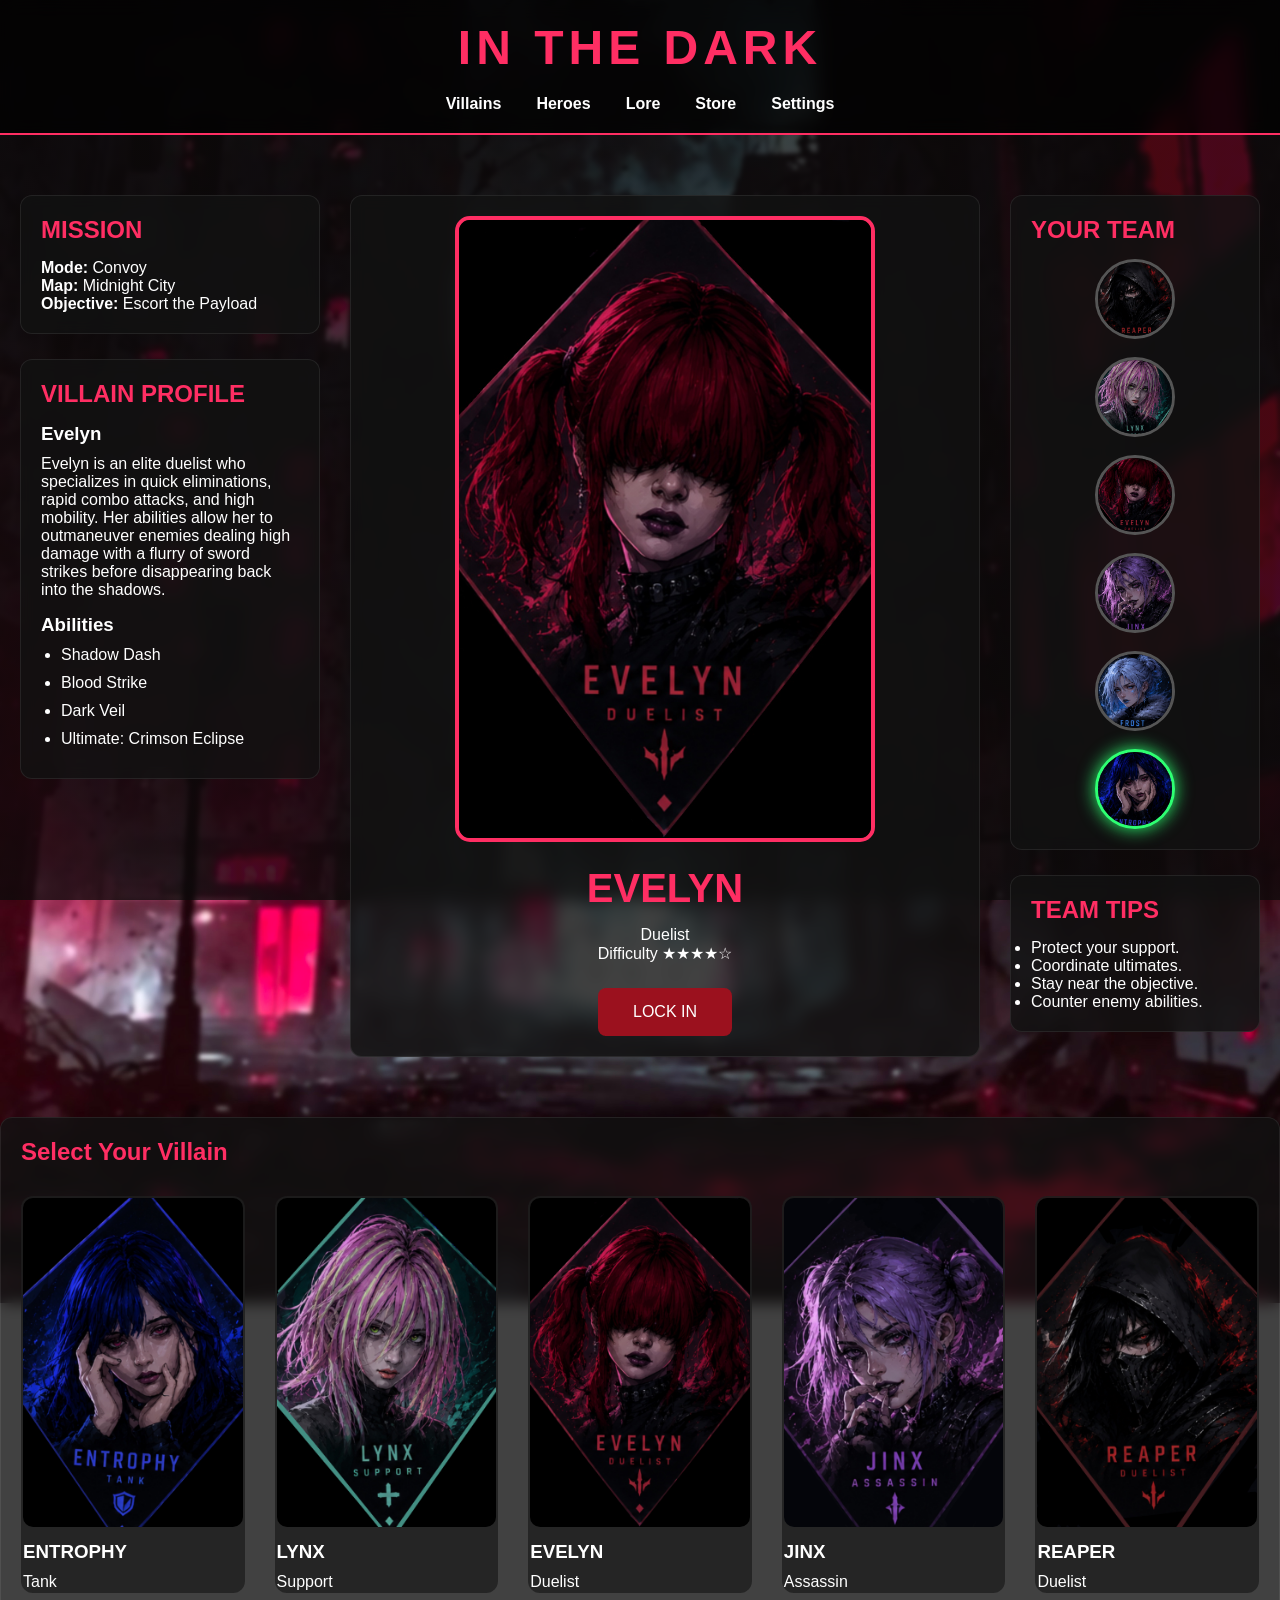
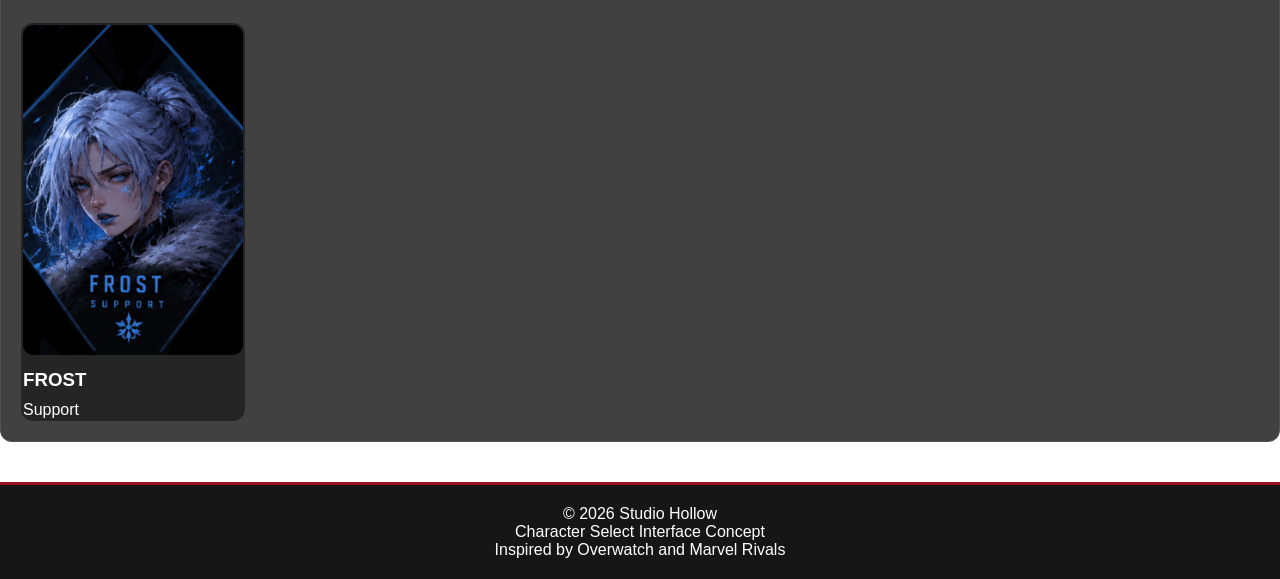
<file: index.html>
<!DOCTYPE html>
<html lang="en">

<head>
    <meta charset="UTF-8">
    <meta name="viewport" content="width=device-width, initial-scale=1.0">
    <title>In The Dark | Villain Select</title>

    <link rel="stylesheet" href="style.css">
</head>

<body>

    <!-- ================= HEADER ================= -->

    <header>

        <h1>IN THE DARK</h1>

        <nav>
            <ul>
                <li><a href="#">Villains</a></li>
                <li><a href="#">Heroes</a></li>
                <li><a href="#">Lore</a></li>
                <li><a href="#">Store</a></li>
                <li><a href="#">Settings</a></li>
            </ul>
        </nav>

    </header>

    <!-- ================= MAIN GAME UI ================= -->

    <main class="game-ui">

        <!-- LEFT PANEL -->

        <aside class="left-panel">

            <section class="match-info">

                <h2>MISSION</h2>

                <p><strong>Mode:</strong> Convoy</p>

                <p><strong>Map:</strong> Midnight City</p>

                <p><strong>Objective:</strong> Escort the Payload</p>

            </section>

            <section class="overview">

                <h2>VILLAIN PROFILE</h2>

                <h3>Evelyn</h3>

                <p>
                    Evelyn is an elite duelist who specializes in quick eliminations,
                    rapid combo attacks, and high mobility. Her abilities allow her to outmaneuver
                    enemies dealing high damage with a flurry of sword strikes before disappearing back into the shadows.
                </p>

                <h3>Abilities</h3>

                <ul>
                    <li>Shadow Dash</li>
                    <li>Blood Strike</li>
                    <li>Dark Veil</li>
                    <li>Ultimate: Crimson Eclipse</li>
                </ul>

            </section>

        </aside>

        <!-- CENTER PANEL -->

        <section class="selected-character">

            <img src="images/evelyn.jpeg" alt="Evelyn">

            <h2>EVELYN</h2>

            <p>Duelist</p>

            <p>Difficulty ★★★★☆</p>

            <button>LOCK IN</button>

        </section>

        <!-- RIGHT PANEL -->

        <aside class="right-panel">

            <section class="team">

                <h2>YOUR TEAM</h2>

                <div class="team-icons">

    <div class="player-slot">
        <img src="images/reaper.jpeg" alt="Entrophy">
    </div>

    <div class="player-slot">
        <img src="images/lynx.jpeg" alt="Lynx">
    </div>

    <div class="player-slot">
        <img src="images/evelyn.jpeg" alt="Evelyn">
    </div>

    <div class="player-slot">
        <img src="images/jinx.jpeg" alt="Jinx">
    </div>

    <div class="player-slot">
        <img src="images/frost.jpeg" alt="Frost">
    </div>

    <div class="player-slot locked">
    <img src="images/entrophy.jpeg" alt="Entrophy">

    <div class="player">

    <div class="player-slot">
        <img src="images/entrophy.jpeg" alt="Entrophy">
    </div>

    <span>ShadowX</span>

</div>



            </section>

            <section class="tips">

                <h2>TEAM TIPS</h2>

                <ul>
                    <li>Protect your support.</li>
                    <li>Coordinate ultimates.</li>
                    <li>Stay near the objective.</li>
                    <li>Counter enemy abilities.</li>
                </ul>

            </section>

        </aside>

    </main>

    <!-- ================= CHARACTER ROSTER ================= -->

  <section class="character-selection">

    <h2>Select Your Villain</h2>

    <div class="character-grid">

        <div class="card">
            <img src="images/entrophy.jpeg" alt="Entrophy">
            <h3>ENTROPHY</h3>
            <p>Tank</p>
        </div>

        <div class="card">
            <img src="images/lynx.jpeg" alt="Lynx">
            <h3>LYNX</h3>
            <p>Support</p>
        </div>

        <div class="card">
            <img src="images/evelyn.jpeg" alt="Evelyn">
            <h3>EVELYN</h3>
            <p>Duelist</p>
        </div>

        <div class="card">
            <img src="images/jinx.jpeg" alt="Jinx">
            <h3>JINX</h3>
            <p>Assassin</p>
        </div>

        <div class="card">
            <img src="images/reaper.jpeg" alt="Reaper">
            <h3>REAPER</h3>
            <p>Duelist</p>
        </div>

        <div class="card">
            <img src="images/frost.jpeg" alt="Frost">
            <h3>FROST</h3>
            <p>Support</p>
        </div>

    </div>

</section>

    <!-- ================= FOOTER ================= -->

    <footer>

        <p>© 2026 Studio Hollow</p>

        <p>Character Select Interface Concept</p>

        <p>Inspired by Overwatch and Marvel Rivals</p>

    </footer>

</body>

</html>
</file>
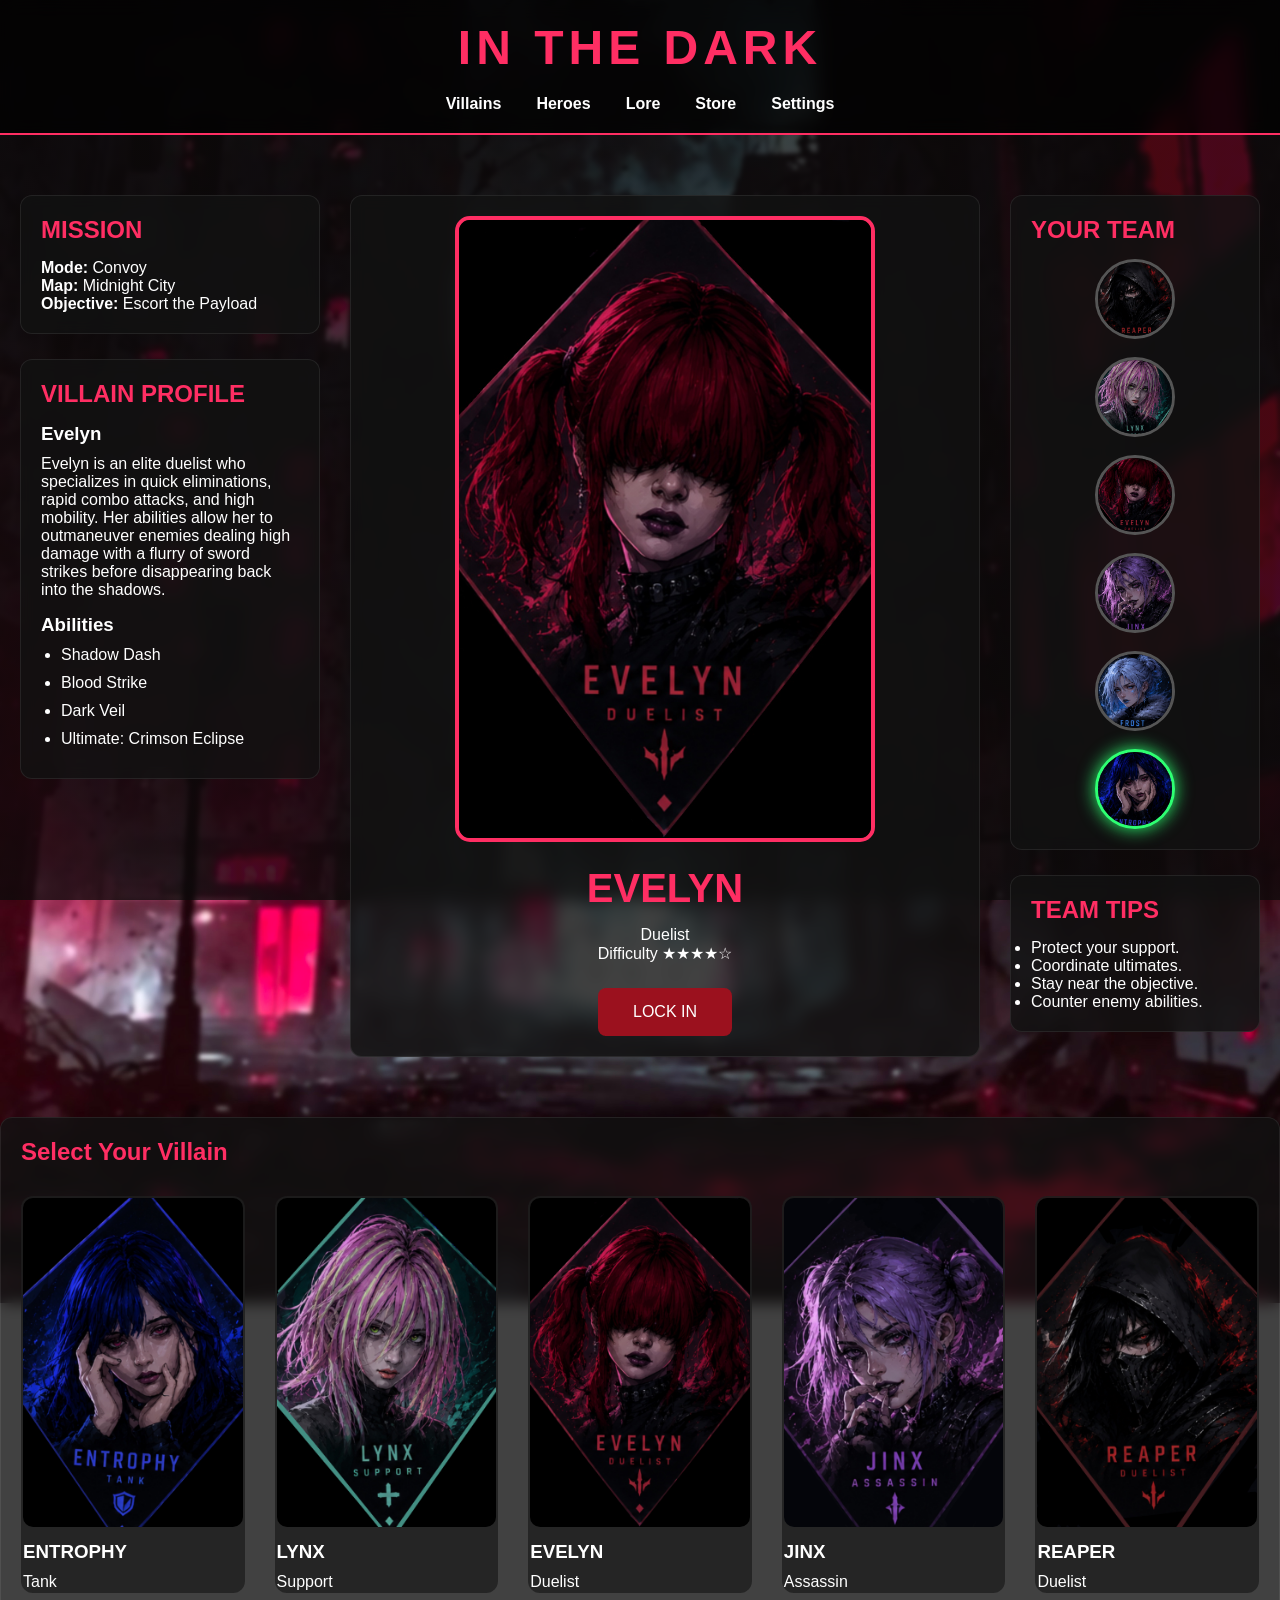
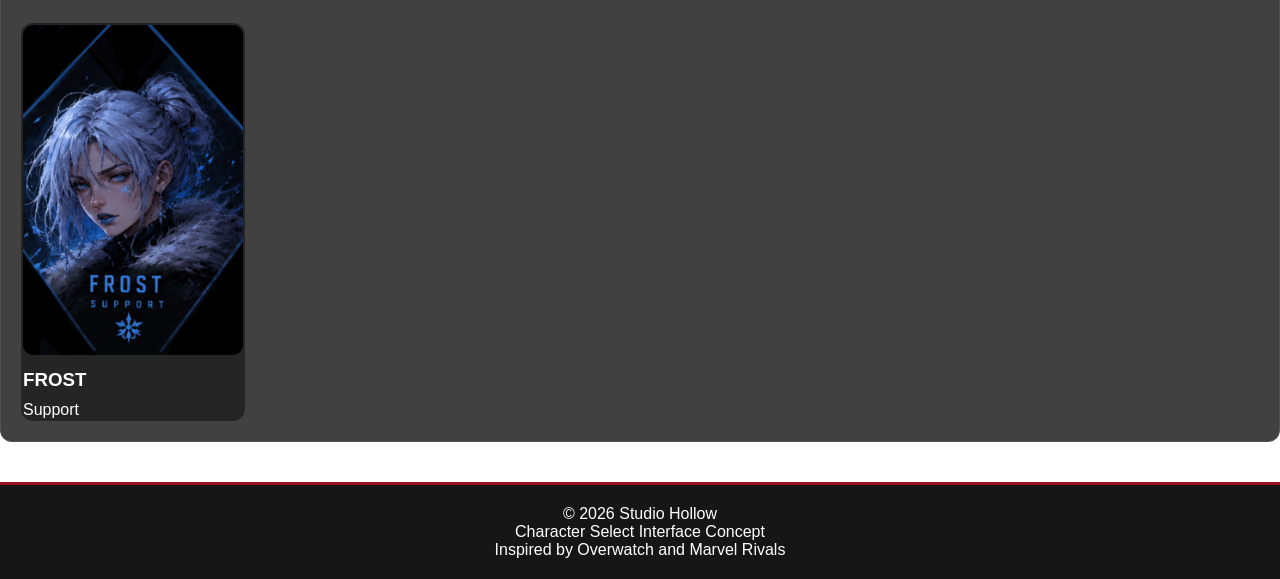
<file: in the dark/index.html>
<!DOCTYPE html>
<html lang="en">

<head>
    <meta charset="UTF-8">
    <meta name="viewport" content="width=device-width, initial-scale=1.0">
    <title>In The Dark | Villain Select</title>

    <link rel="stylesheet" href="style.css">
</head>

<body>

    <!-- ================= HEADER ================= -->

    <header>

        <h1>IN THE DARK</h1>

        <nav>
            <ul>
                <li><a href="#">Villains</a></li>
                <li><a href="#">Heroes</a></li>
                <li><a href="#">Lore</a></li>
                <li><a href="#">Store</a></li>
                <li><a href="#">Settings</a></li>
            </ul>
        </nav>

    </header>

    <!-- ================= MAIN GAME UI ================= -->

    <main class="game-ui">

        <!-- LEFT PANEL -->

        <aside class="left-panel">

            <section class="match-info">

                <h2>MISSION</h2>

                <p><strong>Mode:</strong> Convoy</p>

                <p><strong>Map:</strong> Midnight City</p>

                <p><strong>Objective:</strong> Escort the Payload</p>

            </section>

            <section class="overview">

                <h2>VILLAIN PROFILE</h2>

                <h3>Evelyn</h3>

                <p>
                    Evelyn is an elite duelist who specializes in quick eliminations,
                    rapid combo attacks, and high mobility. Her abilities allow her to outmaneuver
                    enemies dealing high damage with a flurry of sword strikes before disappearing back into the shadows.
                </p>

                <h3>Abilities</h3>

                <ul>
                    <li>Shadow Dash</li>
                    <li>Blood Strike</li>
                    <li>Dark Veil</li>
                    <li>Ultimate: Crimson Eclipse</li>
                </ul>

            </section>

        </aside>

        <!-- CENTER PANEL -->

        <section class="selected-character">

            <img src="images/evelyn.jpeg" alt="Evelyn">

            <h2>EVELYN</h2>

            <p>Duelist</p>

            <p>Difficulty ★★★★☆</p>

            <button>LOCK IN</button>

        </section>

        <!-- RIGHT PANEL -->

        <aside class="right-panel">

            <section class="team">

                <h2>YOUR TEAM</h2>

                <div class="team-icons">

    <div class="player-slot">
        <img src="images/reaper.jpeg" alt="Entrophy">
    </div>

    <div class="player-slot">
        <img src="images/lynx.jpeg" alt="Lynx">
    </div>

    <div class="player-slot">
        <img src="images/evelyn.jpeg" alt="Evelyn">
    </div>

    <div class="player-slot">
        <img src="images/jinx.jpeg" alt="Jinx">
    </div>

    <div class="player-slot">
        <img src="images/frost.jpeg" alt="Frost">
    </div>

    <div class="player-slot locked">
    <img src="images/entrophy.jpeg" alt="Entrophy">

    <div class="player">

    <div class="player-slot">
        <img src="images/entrophy.jpeg" alt="Entrophy">
    </div>

    <span>ShadowX</span>

</div>



            </section>

            <section class="tips">

                <h2>TEAM TIPS</h2>

                <ul>
                    <li>Protect your support.</li>
                    <li>Coordinate ultimates.</li>
                    <li>Stay near the objective.</li>
                    <li>Counter enemy abilities.</li>
                </ul>

            </section>

        </aside>

    </main>

    <!-- ================= CHARACTER ROSTER ================= -->

  <section class="character-selection">

    <h2>Select Your Villain</h2>

    <div class="character-grid">

        <div class="card">
            <img src="images/entrophy.jpeg" alt="Entrophy">
            <h3>ENTROPHY</h3>
            <p>Tank</p>
        </div>

        <div class="card">
            <img src="images/lynx.jpeg" alt="Lynx">
            <h3>LYNX</h3>
            <p>Support</p>
        </div>

        <div class="card">
            <img src="images/evelyn.jpeg" alt="Evelyn">
            <h3>EVELYN</h3>
            <p>Duelist</p>
        </div>

        <div class="card">
            <img src="images/jinx.jpeg" alt="Jinx">
            <h3>JINX</h3>
            <p>Assassin</p>
        </div>

        <div class="card">
            <img src="images/reaper.jpeg" alt="Reaper">
            <h3>REAPER</h3>
            <p>Duelist</p>
        </div>

        <div class="card">
            <img src="images/frost.jpeg" alt="Frost">
            <h3>FROST</h3>
            <p>Support</p>
        </div>

    </div>

</section>

    <!-- ================= FOOTER ================= -->

    <footer>

        <p>© 2026 Studio Hollow</p>

        <p>Character Select Interface Concept</p>

        <p>Inspired by Overwatch and Marvel Rivals</p>

    </footer>

</body>

</html>
</file>
<file: style.css>
/* ===========================
   RESET
=========================== */

* {
    margin: 0;
    padding: 0;
    box-sizing: border-box;
}

/* ===========================
   BODY
=========================== */

body{
    margin: 0;
    font-family: Arial, Helvetica, sans-serif;
    color: white;

    background:
        linear-gradient(
            rgba(10,10,10,.75),
            rgba(10,10,10,.75)
        ),
        url("images/background.jpeg");

    background-size: cover;
    background-position: center;
    background-repeat: no-repeat;
    background-attachment: fixed;

    min-height: 100vh;
}

/* ===========================
   HEADER
=========================== */

header{
    background: rgba(0,0,0,.65);

    backdrop-filter: blur(10px);

    border-bottom: 2px solid #ff2e63;

    padding: 20px;
}

header h1 {
    text-align: center;
    color: #ff2e63;
    font-size: 3rem;
    letter-spacing: 5px;
    margin-bottom: 20px;
}

/* ===========================
   NAVIGATION
=========================== */

nav ul {
    display: flex;
    justify-content: center;
    gap: 35px;
    list-style: none;
}

nav a {
    color: white;
    text-decoration: none;
    font-weight: bold;
    transition: .3s;
}

nav a:hover {
    color: #ff2e63;
}

/* ===========================
   MAIN GAME LAYOUT
=========================== */

.game-ui {

    display: grid;

    grid-template-columns: 300px 1fr 250px;

    gap: 30px;

    max-width: 1500px;

    margin: 40px auto;

    padding: 20px;

}

/* ===========================
   LEFT & RIGHT PANELS
=========================== */

.left-panel,
.right-panel {

    display: flex;

    flex-direction: column;

    gap: 25px;

}

/* ===========================
   PANELS
=========================== */

section{
    background: rgba(18,18,18,.80);

    backdrop-filter: blur(8px);

    border: 1px solid rgba(255,255,255,.08);

    border-radius: 12px;

    padding: 20px;
}

section h2 {

    color: #ff2e63;

    margin-bottom: 15px;

}

section h3 {

    margin: 15px 0 10px;

}

/* ===========================
   SELECTED HERO
=========================== */

.selected-character {

    text-align: center;

}

.selected-character img {

    width: 420px;

    max-width: 100%;

    border-radius: 15px;

    border: 4px solid #ff2e63;

    transition: .4s;

}

.selected-character img:hover {

    transform: scale(1.03);

}

.selected-character h2 {

    margin-top: 20px;

    font-size: 2.5rem;

}

/* ===========================
   BUTTON
=========================== */

button {

    margin-top: 25px;

    background: #9b111e;

    color: white;

    padding: 15px 35px;

    border: none;

    border-radius: 8px;

    font-size: 1rem;

    cursor: pointer;

    transition: .3s;

}

button:hover {

    background: #ff2e63;

    transform: scale(1.05);

}

/* ===========================
   OVERVIEW
=========================== */

.overview ul {

    margin-left: 20px;

}

.overview li {

    margin-bottom: 10px;

}

/* ===========================
   TEAM
=========================== */

.team-icons {

    display: flex;

    flex-direction: column;

    align-items: center;

    gap: 18px;

}
.player{

    display:flex;
    flex-direction:column;
    align-items:center;
    gap:8px;

}

.player span{

    font-size:.8rem;
    color:#ccc;

}
.player-slot{

    width:80px;
    height:80px;

    border-radius:50%;

    overflow:hidden;

    border:3px solid #555;

    transition:.3s;

    background:#222;

}

.player-slot img{

    width:100%;
    height:100%;

    object-fit:cover;

    display:block;

}

.player-slot:hover{

    transform:scale(1.1);

    border-color:#ff2e63;

    box-shadow:0 0 15px #ff2e63;

}

.player-slot.locked{

    border:3px solid #2dff72;

    box-shadow:0 0 18px #2dff72;

}

/* ===========================
   CHARACTER SELECTION
=========================== */

.character-selection {

    max-width: 1500px;

    margin: auto;

    padding: 20px;

}

.character-grid{
    display: grid;
    grid-template-columns: repeat(auto-fit, minmax(220px, 1fr));
    gap: 30px;
    margin-top: 30px;
}

.card{
    background: rgba(30,30,30,.80);

    border: 2px solid transparent;

    border-radius: 12px;

    transition: .3s;
}

.card img {

    width: 100%;

    border-radius: 10px;

}

.card h3 {

    margin-top: 10px;

}

.card:hover{

    border-color:#ff2e63;

    box-shadow:0 0 20px #ff2e63;

    transform:translateY(-8px);
}

/* ===========================
   FOOTER
=========================== */

footer {

    background: #161616;

    border-top: 3px solid #9b111e;

    text-align: center;

    padding: 20px;

    margin-top: 40px;

}

/* ===========================
   RESPONSIVE
=========================== */

@media (max-width: 1100px) {

    .game-ui {

        grid-template-columns: 1fr;

    }

    .left-panel,
    .right-panel {

        flex-direction: row;

        justify-content: space-between;

    }

    .character-grid {

        grid-template-columns: repeat(3, 1fr);

    }

    .team-icons {

        flex-direction: row;

    }

}

@media (max-width: 700px) {

    header h1 {

        font-size: 2rem;

    }

    nav ul {

        flex-direction: column;

        gap: 15px;

    }

    .character-grid {

        grid-template-columns: repeat(2, 1fr);

    }

}

@media (max-width: 500px) {

    .character-grid {

        grid-template-columns: 1fr;

    }

}
</file>
<file: in the dark/style.css>
/* ===========================
   RESET
=========================== */

* {
    margin: 0;
    padding: 0;
    box-sizing: border-box;
}

/* ===========================
   BODY
=========================== */

body{
    margin: 0;
    font-family: Arial, Helvetica, sans-serif;
    color: white;

    background:
        linear-gradient(
            rgba(10,10,10,.75),
            rgba(10,10,10,.75)
        ),
        url("images/background.jpeg");

    background-size: cover;
    background-position: center;
    background-repeat: no-repeat;
    background-attachment: fixed;

    min-height: 100vh;
}

/* ===========================
   HEADER
=========================== */

header{
    background: rgba(0,0,0,.65);

    backdrop-filter: blur(10px);

    border-bottom: 2px solid #ff2e63;

    padding: 20px;
}

header h1 {
    text-align: center;
    color: #ff2e63;
    font-size: 3rem;
    letter-spacing: 5px;
    margin-bottom: 20px;
}

/* ===========================
   NAVIGATION
=========================== */

nav ul {
    display: flex;
    justify-content: center;
    gap: 35px;
    list-style: none;
}

nav a {
    color: white;
    text-decoration: none;
    font-weight: bold;
    transition: .3s;
}

nav a:hover {
    color: #ff2e63;
}

/* ===========================
   MAIN GAME LAYOUT
=========================== */

.game-ui {

    display: grid;

    grid-template-columns: 300px 1fr 250px;

    gap: 30px;

    max-width: 1500px;

    margin: 40px auto;

    padding: 20px;

}

/* ===========================
   LEFT & RIGHT PANELS
=========================== */

.left-panel,
.right-panel {

    display: flex;

    flex-direction: column;

    gap: 25px;

}

/* ===========================
   PANELS
=========================== */

section{
    background: rgba(18,18,18,.80);

    backdrop-filter: blur(8px);

    border: 1px solid rgba(255,255,255,.08);

    border-radius: 12px;

    padding: 20px;
}

section h2 {

    color: #ff2e63;

    margin-bottom: 15px;

}

section h3 {

    margin: 15px 0 10px;

}

/* ===========================
   SELECTED HERO
=========================== */

.selected-character {

    text-align: center;

}

.selected-character img {

    width: 420px;

    max-width: 100%;

    border-radius: 15px;

    border: 4px solid #ff2e63;

    transition: .4s;

}

.selected-character img:hover {

    transform: scale(1.03);

}

.selected-character h2 {

    margin-top: 20px;

    font-size: 2.5rem;

}

/* ===========================
   BUTTON
=========================== */

button {

    margin-top: 25px;

    background: #9b111e;

    color: white;

    padding: 15px 35px;

    border: none;

    border-radius: 8px;

    font-size: 1rem;

    cursor: pointer;

    transition: .3s;

}

button:hover {

    background: #ff2e63;

    transform: scale(1.05);

}

/* ===========================
   OVERVIEW
=========================== */

.overview ul {

    margin-left: 20px;

}

.overview li {

    margin-bottom: 10px;

}

/* ===========================
   TEAM
=========================== */

.team-icons {

    display: flex;

    flex-direction: column;

    align-items: center;

    gap: 18px;

}
.player{

    display:flex;
    flex-direction:column;
    align-items:center;
    gap:8px;

}

.player span{

    font-size:.8rem;
    color:#ccc;

}
.player-slot{

    width:80px;
    height:80px;

    border-radius:50%;

    overflow:hidden;

    border:3px solid #555;

    transition:.3s;

    background:#222;

}

.player-slot img{

    width:100%;
    height:100%;

    object-fit:cover;

    display:block;

}

.player-slot:hover{

    transform:scale(1.1);

    border-color:#ff2e63;

    box-shadow:0 0 15px #ff2e63;

}

.player-slot.locked{

    border:3px solid #2dff72;

    box-shadow:0 0 18px #2dff72;

}

/* ===========================
   CHARACTER SELECTION
=========================== */

.character-selection {

    max-width: 1500px;

    margin: auto;

    padding: 20px;

}

.character-grid{
    display: grid;
    grid-template-columns: repeat(auto-fit, minmax(220px, 1fr));
    gap: 30px;
    margin-top: 30px;
}

.card{
    background: rgba(30,30,30,.80);

    border: 2px solid transparent;

    border-radius: 12px;

    transition: .3s;
}

.card img {

    width: 100%;

    border-radius: 10px;

}

.card h3 {

    margin-top: 10px;

}

.card:hover{

    border-color:#ff2e63;

    box-shadow:0 0 20px #ff2e63;

    transform:translateY(-8px);
}

/* ===========================
   FOOTER
=========================== */

footer {

    background: #161616;

    border-top: 3px solid #9b111e;

    text-align: center;

    padding: 20px;

    margin-top: 40px;

}

/* ===========================
   RESPONSIVE
=========================== */

@media (max-width: 1100px) {

    .game-ui {

        grid-template-columns: 1fr;

    }

    .left-panel,
    .right-panel {

        flex-direction: row;

        justify-content: space-between;

    }

    .character-grid {

        grid-template-columns: repeat(3, 1fr);

    }

    .team-icons {

        flex-direction: row;

    }

}

@media (max-width: 700px) {

    header h1 {

        font-size: 2rem;

    }

    nav ul {

        flex-direction: column;

        gap: 15px;

    }

    .character-grid {

        grid-template-columns: repeat(2, 1fr);

    }

}

@media (max-width: 500px) {

    .character-grid {

        grid-template-columns: 1fr;

    }

}
</file>
